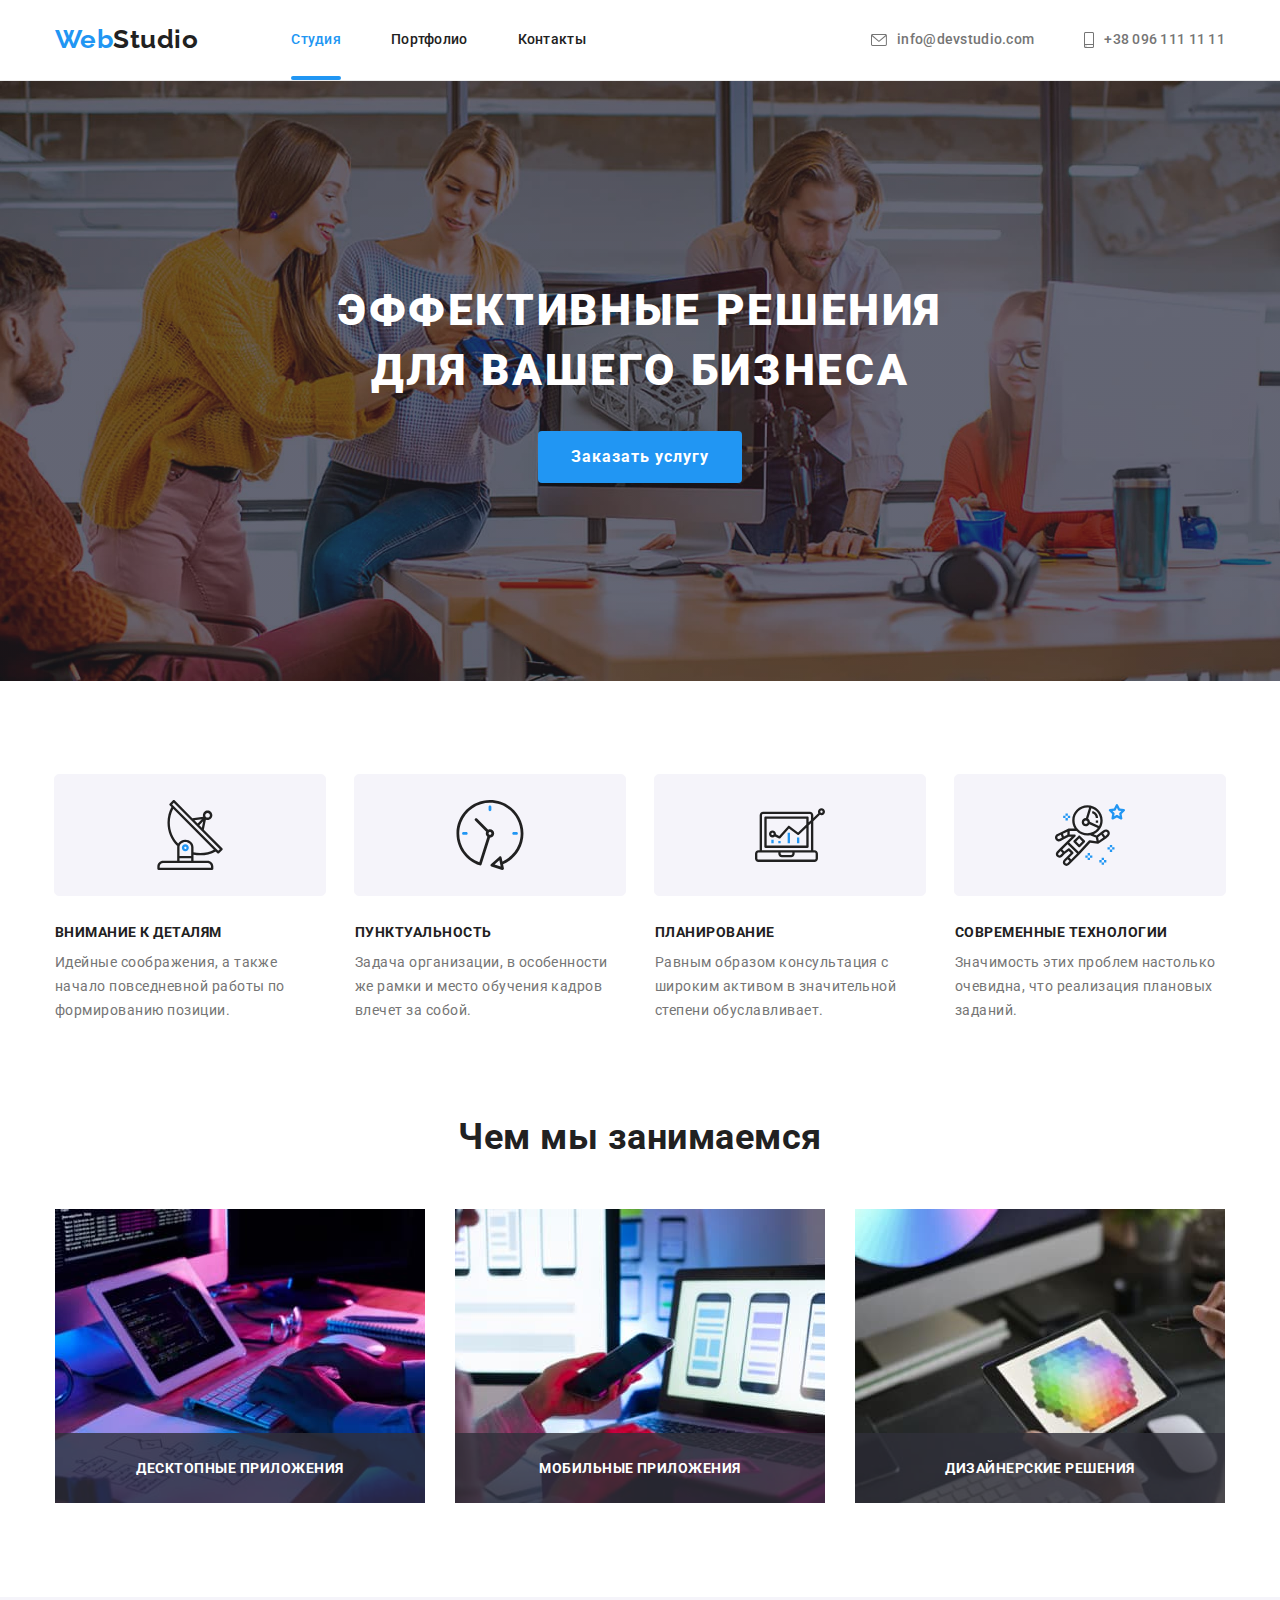
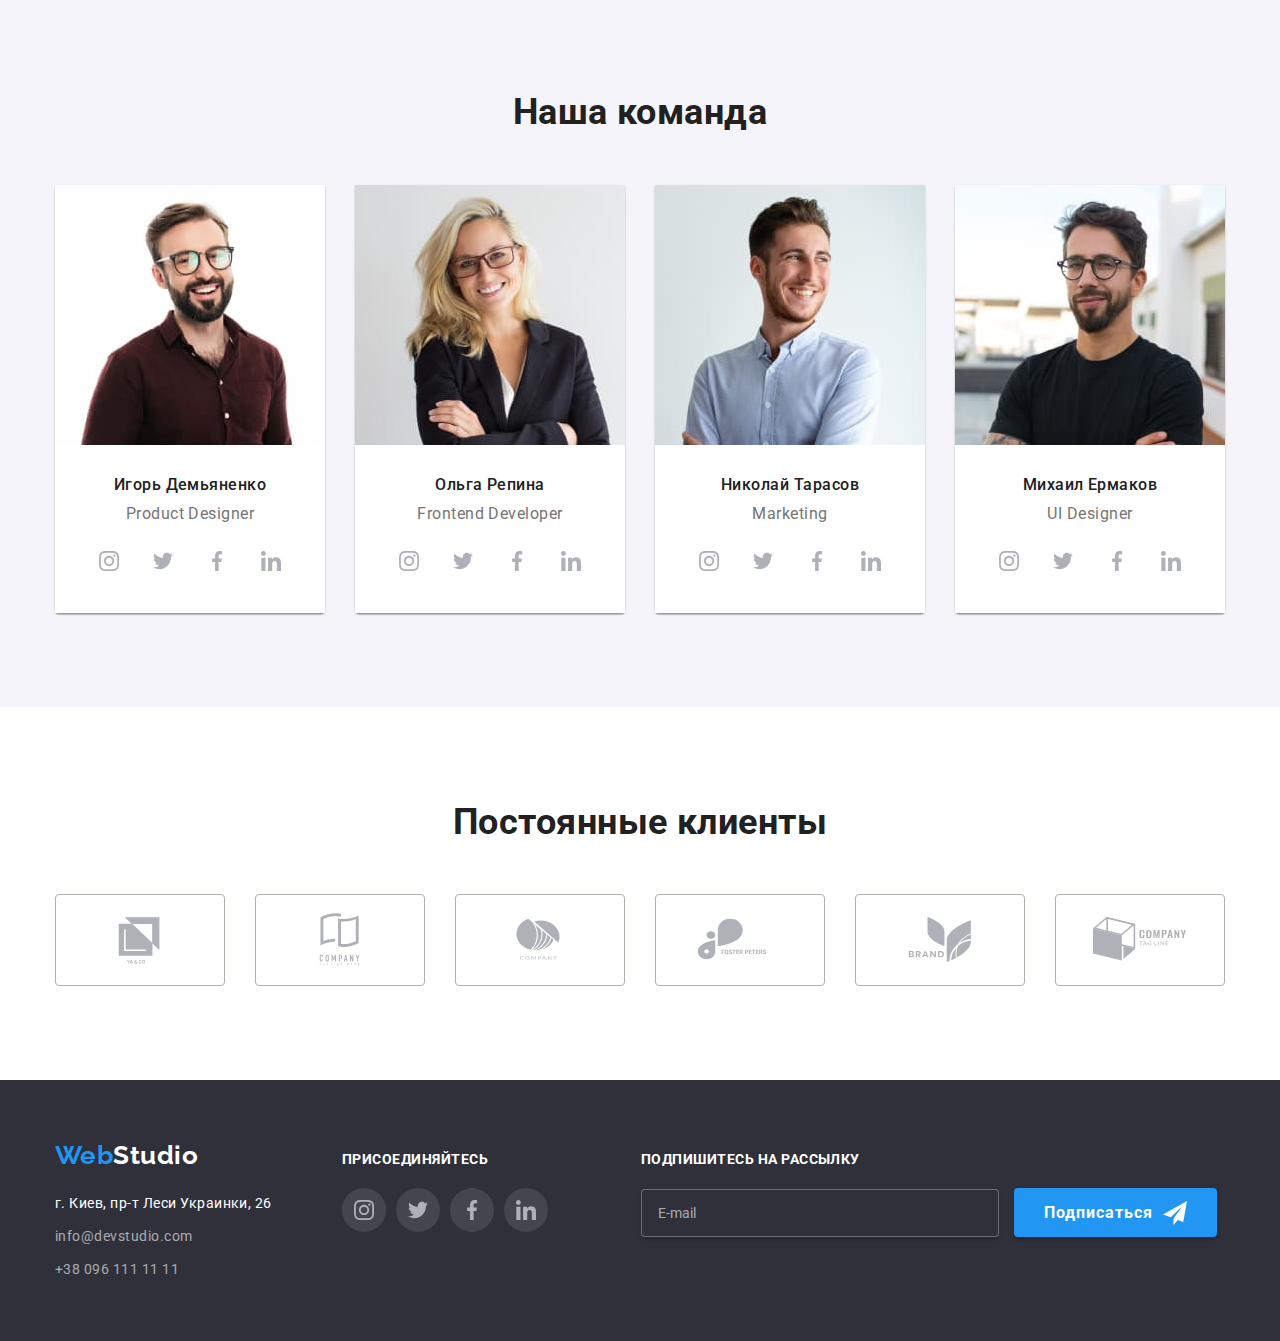
<file: index.html>
<!DOCTYPE html>
<html lang="ru">
    <head>
        <meta charset="UTF-8" />
        <meta name="viewport" content="width=device-width, initial-scale=1.0" />
        <title>Document</title>
        <link rel="preconnect" href="https://fonts.gstatic.com" crossorigin>
        <link href="https://fonts.googleapis.com/css2?family=Raleway:wght@700&family=Roboto:wght@400;500;700;900&display=swap" rel="stylesheet">
        <link rel="stylesheet" href="https://cdnjs.cloudflare.com/ajax/libs/modern-normalize/1.1.0/modern-normalize.min.css">
        <link rel="stylesheet" href="./css/styles.css"/>
    </head>

    <body>
        <header class="page-header">
            <div class="container header-container">
                <nav class="main-nav">
                    <a href="index.html" class="logo">Web<span class="accent">Studio</span></a>
                    <ul class="site-nav list">
                        <li class="item"><a href="./index.html" class="site-nav-link link current">Студия</a></li>
                        <li class="item"><a href="./portfolio.html" class="site-nav-link link">Портфолио</a></li>
                        <li class="item"><a href="" class="site-nav-link link">Контакты</a></li>
                    </ul>
                </nav>
                <ul class="contact-nav list">
                    <li class="item"><a href="mailto:info@devstudio.com" class="link">
                        <svg class="contact-icon" width="16px" height="12px">
                        <use href="./images/symbol-defs.svg#icon-envelope"></use></svg>info@devstudio.com</a>
                    </li>
                    <li class="item"><a href="tel:+380961111111" class="link"><svg class="contact-icon" width="10px" height="16px">
                        <use href="./images/symbol-defs.svg#icon-smartphone"></use></svg>+38 096 111 11 11</a>
                    </li>
                </ul>      
            </div>
        </header>

        <main>
            <!--Hero-->
            <section class="hero overlay">
                <div class="container">
                    <h1 class="hero-title">Эффективные решения<br> для вашего бизнеса</h1>
                    <button type="button" class="button primary" data-modal-open>Заказать услугу</button>
                </div>
                
            </section>

            <!--Features-->            
            <section class="section">
                <div class="container">
                    <h2 class="hidden">Наши преимущества</h2>
                    <ul class="features-list list">
                        <li class="item">
                            <div class="features">
                                <svg class="features-icon"> 
                                    <use href="./images/symbol-defs.svg#icon-antenna"></use>
                                </svg>
                            </div>
                            <h3 class="title">Внимание к деталям</h3>
                            <p class="features-text">Идейные соображения, а также начало повседневной работы по формированию позиции.</p>
                        </li>
                        <li class="item">
                            <div class="features">
                                <svg class="features-icon">
                                    <use href="./images/symbol-defs.svg#icon-clock"></use>
                                </svg>
                            </div>
                            <h3 class="title">Пунктуальность</h3>
                            <p class="features-text">Задача организации, в особенности же рамки и место обучения кадров влечет за собой.</p>
                        </li>
                        <li class="item">
                            <div class="features">
                                <svg class="features-icon">
                                    <use href="./images/symbol-defs.svg#icon-diagram"></use>
                                </svg>
                            </div>
                            <h3 class="title">Планирование</h3>
                            <p class="features-text">Равным образом консультация с широким активом в значительной степени обуславливает.</p>
                        </li>
                        <li class="item">
                            <div class="features">
                               <svg class="features-icon">
                                 <use href="./images/symbol-defs.svg#icon-astronaut"></use>
                               </svg>
                          </div>
                            <h3 class="title">Современные технологии</h3>
                            <p class="features-text">Значимость этих проблем настолько очевидна, что реализация плановых заданий.</p>
                        </li>         
                    </ul>
                </div>
            </section>

            <!--Work-->
            <section class="work-section">
                <div class="container">
                    <h2 class="section-title">Чем мы занимаемся</h2>
                    <ul class="work-list list">
                       <li class="item">
                          <div class="wrapper"><img src="./images/img(1).jpg" alt="Печатает на клавиатуре" width="370">
                             <div class="label"><p class="text-label">Десктопные приложения</p></div>
                         </div>
                     </li>
                      <li class="item">
                          <div class="wrapper">
                            <img src="./images/img(2).jpg" alt="Работает на ноуте" width="370">
                            <div class="label"><p class="text-label">Мобильные приложения</p></div>
                          </div>
                     </li>
                      <li class="item">
                          <div class="wrapper">
                            <img src="./images/img(3).jpg" alt="Работает на планшете" width="370">
                            <div class="label"><p class="text-label">Дизайнерские решения</p></div>
                          </div>
                     </li>
                  </ul>
                </div>
            </section>

            <!--Team-->
            <section class="team-section">
                <div class="container">
                    <h2 class="section-title">Наша команда</h2>
                <ul class="team-list list">
                    <li class="item"><img src="./images/img(ID).jpg" alt="Фото Игорь Демьяненко">
                        <div class="team-box">
                          <h3 class="title-team">Игорь Демьяненко</h3>
                          <p class="text-team">Product Designer</p>
                          <ul class="teams-icon">
                              <li class="social-icon"><a href="" class="link"><svg width="20" height="20"><use href="./images/symbol-defs.svg#icon-instagram"></use></svg></a></li>
                              <li class="social-icon"><a href="" class="link"><svg width="20" height="20"><use href="./images/symbol-defs.svg#icon-twitter"></use></svg></a></li>
                              <li class="social-icon"><a href="" class="link"><svg width="20" height="20"><use href="./images/symbol-defs.svg#icon-facebook"></use></svg></a></li>
                              <li class="social-icon"><a href="" class="link"><svg width="20" height="20"><use href="./images/symbol-defs.svg#icon-linkedin"></use></svg></a></li>
                          </ul>
                        </div>  
                    </li>
                    
                    <li class="item"><img src="./images/img(OR).jpg" alt="Фото Ольга Репина">
                        <div class="team-box">
                          <h3 class="title-team">Ольга Репина</h3>
                          <p class="text-team">Frontend Developer</p>
                          <ul class="teams-icon">
                            <li class="social-icon"><a href="" class="link"><svg width="20" height="20"><use href="./images/symbol-defs.svg#icon-instagram"></use></svg></a></li>
                            <li class="social-icon"><a href="" class="link"><svg width="20" height="20"><use href="./images/symbol-defs.svg#icon-twitter"></use></svg></a></li>
                            <li class="social-icon"><a href="" class="link"><svg width="20" height="20"><use href="./images/symbol-defs.svg#icon-facebook"></use></svg></a></li>
                            <li class="social-icon"><a href="" class="link"><svg width="20" height="20"><use href="./images/symbol-defs.svg#icon-linkedin"></use></svg></a></li>
                        </ul>
                        </div>
                    </li>
                    <li class="item"><img src="./images/img(NT).jpg" alt="Фото Николай Тарасов">
                        <div class="team-box">
                          <h3 class="title-team">Николай Тарасов</h3>
                          <p class="text-team">Marketing</p>
                          <ul class="teams-icon">
                            <li class="social-icon"><a href="" class="link"><svg width="20" height="20"><use href="./images/symbol-defs.svg#icon-instagram"></use></svg></a></li>
                            <li class="social-icon"><a href="" class="link"><svg width="20" height="20"><use href="./images/symbol-defs.svg#icon-twitter"></use></svg></a></li>
                            <li class="social-icon"><a href="" class="link"><svg width="20" height="20"><use href="./images/symbol-defs.svg#icon-facebook"></use></svg></a></li>
                            <li class="social-icon"><a href="" class="link"><svg width="20" height="20"><use href="./images/symbol-defs.svg#icon-linkedin"></use></svg></a></li>
                        </ul>
                        </div>
                    </li>    
                    <li class="item"><img src="./images/img(ME).jpg" alt="Фото Михаил Ермаков">
                        <div class="team-box">
                          <h3 class="title-team">Михаил Ермаков</h3>
                          <p class="text-team">UI Designer</p>
                          <ul class="teams-icon">
                            <li class="social-icon"><a href="" class="link"><svg width="20" height="20"><use href="./images/symbol-defs.svg#icon-instagram"></use></svg></a></li>
                            <li class="social-icon"><a href="" class="link"><svg width="20" height="20"><use href="./images/symbol-defs.svg#icon-twitter"></use></svg></a></li>
                            <li class="social-icon"><a href="" class="link"><svg width="20" height="20"><use href="./images/symbol-defs.svg#icon-facebook"></use></svg></a></li>
                            <li class="social-icon"><a href="" class="link"><svg width="20" height="20"><use href="./images/symbol-defs.svg#icon-linkedin"></use></svg></a></li>
                        </ul>
                        </div>
                    </li>
                </ul>
                </div>
            </section>

            <!--Client-->
            <section class="section">
                <div class="container">
                    <h2 class="section-title">Постоянные клиенты</h2>
                    <ul class="client-list list">
                        <li class="item">
                            <a href="" class="client-link"><svg class="client-icon"><use href="./images/symbol-defs.svg#icon-logo-1"></use></svg></a></li>
                        <li class="item">
                            <a href="" class="client-link"><svg class="client-icon"><use href="./images/symbol-defs.svg#icon-logo-2"></use></svg></a></li>
                        <li class="item">
                            <a href="" class="client-link"><svg class="client-icon"><use href="./images/symbol-defs.svg#icon-logo-3"></use></svg></a></li>
                        <li class="item">
                            <a href="" class="client-link"><svg class="client-icon"><use href="./images/symbol-defs.svg#icon-logo-4"></use></svg></a></li>
                        <li class="item">
                            <a href="" class="client-link"><svg class="client-icon"><use href="./images/symbol-defs.svg#icon-logo-5"></use></svg></a></li>
                        <li class="item"> 
                            <a href="" class="client-link"><svg class="client-icon"><use href="./images/symbol-defs.svg#icon-logo-6"></use></svg></a></li>
                    </ul>
                </div>
            </section>
        </main>
        
        <footer class="footer">
            <div class="container footer-container"> 
                <div class="footer-contact">
                    <a href="index.html" class="logo">Web<span class="accent">Studio</span></a>
                <address>
                    <ul class="footer-list list">
                        <li class="item"><a href="https://www.google.com/maps/" class="link">г. Киев, пр-т Леси Украинки, 26</a></li>
                        <li class="item"><a href="mailto:info@devstudio.com" class="link contact">info@devstudio.com</a></li>
                        <li class="item"><a href="tel:+380961111111" class="link contact">+38 096 111 11 11</a></li>
                    </ul>      
                </address>
                </div>
                <div class="footer-social">
                    <p class="social-title">присоединяйтесь</p>
                    <ul class="teams-icon">
                        <li class="social-icon"><a href="" class="link"><svg width="20" height="20"><use href="./images/symbol-defs.svg#icon-instagram"></use></svg></a></li>
                        <li class="social-icon"><a href="" class="link"><svg width="20" height="20"><use href="./images/symbol-defs.svg#icon-twitter"></use></svg></a></li>
                        <li class="social-icon"><a href="" class="link"><svg width="20" height="20"><use href="./images/symbol-defs.svg#icon-facebook"></use></svg></a></li>
                        <li class="social-icon"><a href="" class="link"><svg width="20" height="20"><use href="./images/symbol-defs.svg#icon-linkedin"></use></svg></a></li>
                    </ul>
                </div> 
                <form class="footer-form-field">
                    <p class="social-title">Подпишитесь на рассылку</p>
                    <label for="mail" class="form-label"></label>
                    <input type="email" name="mail" id="footer-mail" class="footer-form-input" placeholder="E-mail" />
                    <button type="submit" class="submit-button">Подписаться</button>
                </form>
                
            </div>
            <div class="backdrop is-hidden" data-modal>
                <div class="modal">
                    <button class="close-button" data-modal-close><svg width="11" height="11"><use href="./images/symbol-defs.svg#close"></use></svg></button>
                    <form class="form js-speaker-form">
                        <b class="call">Оставьте свои данные, мы вам перезвоним</b>
                        <div class="form-field">
                            <label for="name" class="form-label">Имя</label>
                            <svg class="modal-icon" width="13" height="13"><use href="./images/symbol-defs.svg#icon-name"></use></svg>
                            <input type="text" name="name" id="name" class="form-input" autofocus />
                        </div>
                        
                        <div class="form-field">
                            <label for="tel"  class="form-label">Телефон</label>
                            <input type="tel" name="tel" id="tel" class="form-input" />
                            <svg class="modal-icon" width="13" height="13"><use href="./images/symbol-defs.svg#icon-tel"></use></svg>
                        </div>
                        
                        <div class="form-field">
                            <label for="mail" class="form-label">Почта</label>
                            <svg class="modal-icon" width="15" height="13"><use href="./images/symbol-defs.svg#icon-email"></use></svg>
                            <input type="email" name="mail" id="mail" class="form-input" />
                        </div>

                        <div class="form-field">
                            <label for="comment" class="form-label">Комментарий</label>
                            <textarea name="comment" id="comment" cols="8" rows="8" class="form-input" placeholder="Введите текст"></textarea>
                        </div>
                       
                       <label class="chech" for="policy">
                            <input class="checkbox" type="checkbox" name="policy" id="policy"/>
                            <span class="chech-icon"></span> Соглашаюсь с рассылкой и принимаю <a href="" class="chech-link">Условия договора</a> 
                        </label>

                        <button type="submit" class="modal-button">Отправить</button>            
                   </form>
                </div>
                
            </div>
        </footer>
        <script src="./js/modal.js"></script>
    </body>
</html>
</file>
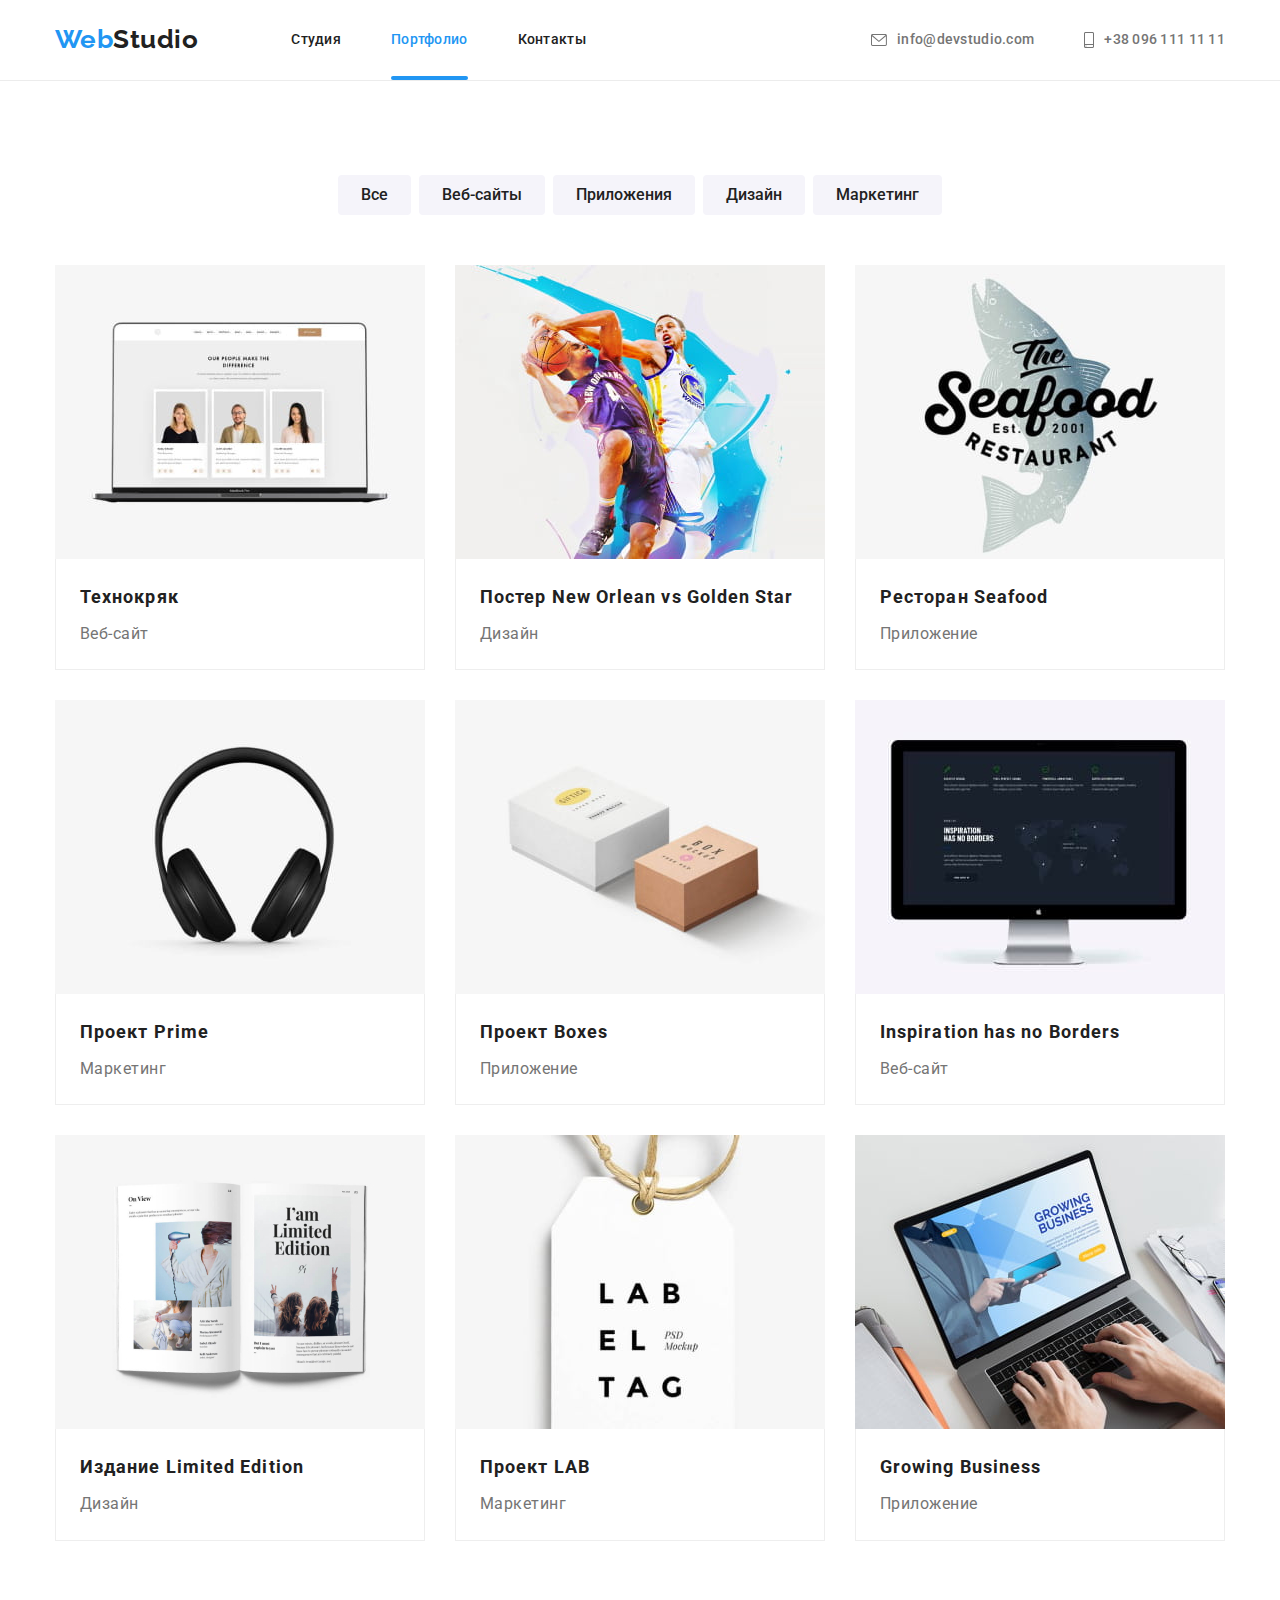
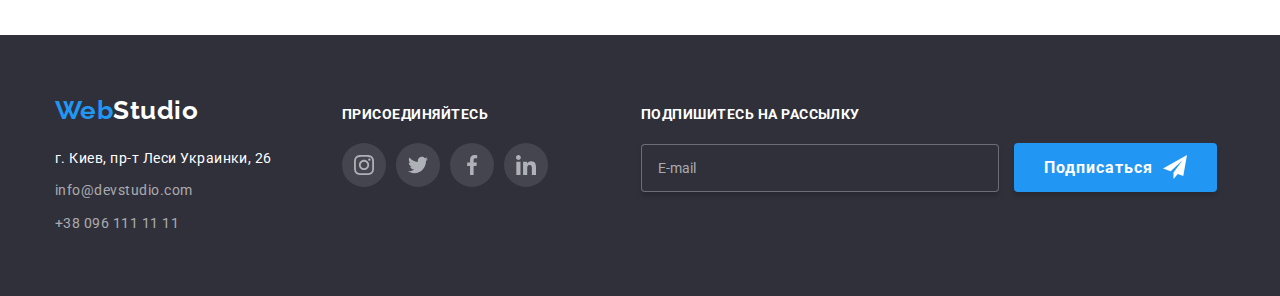
<file: portfolio.html>
<!DOCTYPE html>
<html lang="ru">
    <head>
        <meta charset="UTF-8" />
        <meta name="viewport" content="width=device-width, initial-scale=1.0" />
        <title>Document</title>
        <link rel="preconnect" href="https://fonts.gstatic.com" crossorigin>
        <link href="https://fonts.googleapis.com/css2?family=Raleway:wght@700&family=Roboto:wght@400;500;700;900&display=swap" rel="stylesheet">
        <link rel="stylesheet" href="https://cdnjs.cloudflare.com/ajax/libs/modern-normalize/1.1.0/modern-normalize.min.css">
        <link rel="stylesheet" href="./css/styles.css"/>
    </head>

    <body>
        <header class="page-header">
            <div class="container header-container">
                <nav class="main-nav">
                    <a href="index.html" class="logo">Web<span class="accent">Studio</span></a>
                    <ul class="site-nav list">
                        <li class="item"><a href="./index.html" class="site-nav-link link">Студия</a></li>
                        <li class="item"><a href="./portfolio.html" class="site-nav-link link current">Портфолио</a></li>
                        <li class="item"><a href="" class="site-nav-link link">Контакты</a></li>
                    </ul>
                </nav>
                <ul class="contact-nav list">
                    <li class="item"><a href="mailto:info@devstudio.com" class="link">
                        <svg class="contact-icon" width="16px" height="12px">
                        <use href="./images/symbol-defs.svg#icon-envelope"></use></svg>info@devstudio.com</a>
                    </li>
                    <li class="item"><a href="tel:+380961111111" class="link"><svg class="contact-icon" width="10px" height="16px">
                        <use href="./images/symbol-defs.svg#icon-smartphone"></use></svg>+38 096 111 11 11</a>
                    </li>
                </ul>      
            </div>
        </header>

        <main>
            <section class="section">
                <div class="container">
                    <h1 class="hidden">Наши работы</h1>
                        <ul class="portfolio-button list">
                            <li class="item"><button type="button" class="button primary">Все</button></li>
                            <li class="item"><button type="button" class="button primary">Веб-сайты</button></li>
                            <li class="item"><button type="button" class="button primary">Приложения</button></li>
                            <li class="item"><button type="button" class="button primary">Дизайн</button></li>
                            <li class="item"><button type="button" class="button primary">Маркетинг</button></li>
                        </ul>
                        <ul class="portfolio-list list">
                            <li class="variant">
                                <a href="" class="portfolio-link">
                                    <div class="wrapper">
                                        <img src="./images/веб-сайт.jpg" alt="Веб-сайт" width="370">
                                        <div class="wrap">
                                            <p class="text-wrap">Технокряк это современная площадка распространения коронавируса. 
                                               Компании используют эту платформу для цифрового шпионажа и атак 
                                               на защищённые сервера конкурентов.
                                            </p>
                                        </div>
                                    </div>
                                     <div class="variant-text">
                                        <h2 class="portfolio-title">Технокряк</h2>
                                        <p class="portfolio-text">Веб-сайт</p>
                                    </div>
                              </a>  
                            </li>
                            <li class="variant">
                                <a href="" class="portfolio-link">
                                  <div class="wrapper">
                                     <img src="./images/дизайн.jpg" alt="Дизайн" width="370">
                                        <div class="wrap">
                                            <p class="text-wrap">Технокряк это современная площадка распространения коронавируса. 
                                                  Компании используют эту платформу для цифрового шпионажа и атак 
                                             на защищённые сервера конкурентов.</p>
                                        </div>
                                  </div>
                                 <div class="variant-text">
                                     <h2 class="portfolio-title">Постер New Orlean vs Golden Star</h2>
                                     <p class="portfolio-text">Дизайн</p>
                                </div>
                                </a>
                                
                            </li>
                            <li class="variant">
                               <a href="" class="portfolio-link">
                                    <div class="wrapper">
                                        <img src="./images/приложение.jpg" alt="Приложение" width="370">
                                        <div class="wrap">
                                            <p class="text-wrap">Технокряк это современная площадка распространения коронавируса. 
                                            Компании используют эту платформу для цифрового шпионажа и атак 
                                            на защищённые сервера конкурентов.</p>
                                       </div>
                                 </div>
                                <div class="variant-text">
                                    <h2 class="portfolio-title">Ресторан Seafood</h2>
                                    <p class="portfolio-text">Приложение</p>
                                </div>
                              </a>
                            </li>
                            <li class="variant">
                                <a href="" class="portfolio-link">
                                    <div class="wrapper">
                                        <img src="./images/маркетинг.jpg" alt="Маркетингайт" width="370">
                                        <div class="wrap">
                                            <p class="text-wrap">Технокряк это современная площадка распространения коронавируса. 
                                            Компании используют эту платформу для цифрового шпионажа и атак 
                                            на защищённые сервера конкурентов.</p>
                                       </div>
                                    </div>
                                    <div class="variant-text">
                                        <h2 class="portfolio-title">Проект Prime</h2>
                                        <p class="portfolio-text">Маркетинг</p>
                                    </div>
                              </a> 
                            </li>
                            <li class="variant">
                                <a href="" class="portfolio-link">
                                    <div class="wrapper">
                                        <img src="./images/приложение1.jpg" alt="Приложение" width="370">
                                        <div class="wrap">
                                            <p class="text-wrap">Технокряк это современная площадка распространения коронавируса. 
                                                Компании используют эту платформу для цифрового шпионажа и атак 
                                                на защищённые сервера конкурентов.</p>
                                        </div>
                                    </div>
                                    <div class="variant-text">
                                        <h2 class="portfolio-title">Проект Boxes</h2>
                                        <p class="portfolio-text">Приложение</p>
                                    </div>
                                </a>
                            </li>
                            <li class="variant">
                                <a href="" class="portfolio-link">
                                    <div class="wrapper">
                                        <img src="./images/веб-сайт1.jpg" alt="Веб-сайт" width="370">
                                        <div class="wrap"><p class="text-wrap">Технокряк это современная площадка распространения коронавируса. 
                                            Компании используют эту платформу для цифрового шпионажа и атак 
                                            на защищённые сервера конкурентов.</p>
                                       </div>
                                    </div>
                                    <div class="variant-text">
                                        <h2 class="portfolio-title">Inspiration has no Borders</h2>
                                        <p class="portfolio-text">Веб-сайт</p>
                                    </div>
                                </a>
                            </li>
                            <li class="variant">
                                <a href="" class="portfolio-link">
                                    <div class="wrapper">
                                        <img src="./images/дизайн1.jpg" alt="Дизайн" width="370">
                                        <div class="wrap"><p class="text-wrap">Технокряк это современная площадка распространения коронавируса. 
                                            Компании используют эту платформу для цифрового шпионажа и атак 
                                            на защищённые сервера конкурентов.</p>
                                       </div>
                                    </div>
                                    <div class="variant-text">
                                        <h2 class="portfolio-title">Издание Limited Edition</h2>
                                        <p class="portfolio-text">Дизайн</p>
                                    </div>
                                </a>
                            </li>
                            <li class="variant">
                                <a href="" class="portfolio-link">
                                    <div class="wrapper">
                                        <img src="./images/маркетинг1.jpg" alt="Маркетинг" width="370">
                                        <div class="wrap"><p class="text-wrap">Технокряк это современная площадка распространения коронавируса. 
                                            Компании используют эту платформу для цифрового шпионажа и атак 
                                            на защищённые сервера конкурентов.</p>
                                        </div>
                                    </div>
                                    <div class="variant-text">
                                        <h2 class="portfolio-title">Проект LAB</h2>
                                        <p class="portfolio-text">Маркетинг</p>
                                    </div>
                               </a>
                            </li>
                            <li class="variant">                                                                                                                                                                         
                                <a href="" class="portfolio-link">
                                    <div class="wrapper">
                                        <img src="./images/приложение2.jpg" alt="Приложение" width="370">
                                        <div class="wrap"><p class="text-wrap">Технокряк это современная площадка распространения коронавируса. 
                                            Компании используют эту платформу для цифрового шпионажа и атак 
                                            на защищённые сервера конкурентов.</p>
                                       </div>
                                    </div>
                                    <div class="variant-text">
                                        <h2 class="portfolio-title">Growing Business</h2>
                                        <p class="portfolio-text">Приложение</p>
                                   </div>
                                </a>
                            </li>
                        </ul>
                </div>
            </section>
        </main>
        
        <footer class="footer">
            <div class="container footer-container"> 
                <div class="footer-contact">
                    <a href="index.html" class="logo">Web<span class="accent">Studio</span></a>
                <address>
                    <ul class="footer-list list">
                        <li class="item"><a href="https://www.google.com/maps/" class="link">г. Киев, пр-т Леси Украинки, 26</a></li>
                        <li class="item"><a href="mailto:info@devstudio.com" class="link contact">info@devstudio.com</a></li>
                        <li class="item"><a href="tel:+380961111111" class="link contact">+38 096 111 11 11</a></li>
                    </ul>      
                </address>
                </div>
                <div class="footer-social">
                    <p class="social-title">присоединяйтесь</p>
                    <ul class="teams-icon">
                        <li class="social-icon"><a href="" class="link"><svg width="20" height="20"><use href="./images/symbol-defs.svg#icon-instagram"></use></svg></a></li>
                        <li class="social-icon"><a href="" class="link"><svg width="20" height="20"><use href="./images/symbol-defs.svg#icon-twitter"></use></svg></a></li>
                        <li class="social-icon"><a href="" class="link"><svg width="20" height="20"><use href="./images/symbol-defs.svg#icon-facebook"></use></svg></a></li>
                        <li class="social-icon"><a href="" class="link"><svg width="20" height="20"><use href="./images/symbol-defs.svg#icon-linkedin"></use></svg></a></li>
                    </ul>
                </div>
                <form class="footer-form-field">
                    <p class="social-title">Подпишитесь на рассылку</p>
                    <label for="mail" class="form-label"></label>
                    <input type="email" name="mail" id="footer-mail" class="footer-form-input" placeholder="E-mail" />
                    <button type="submit" class="submit-button">Подписаться</button>
                </form>
                
            </div>
        </footer>
    </body>
</html>
</file>
<file: css/styles.css>
:root {
    --primary-background-color: #FFFFFF;
    --title-text-color: #212121;
    --accent-color: #2196F3;
    --background-hover-color: #188CE8;
    --text-color: #757575;
    --text-button-color: #FFFFFF;
    --background-button-color: #F5F4FA;
    --background-fon-color: #2F303A;
    --fill-icon-color: #afb1b8;
    --cubic-bezier: cubic-bezier(0.4, 0, 0.2, 1);   
}
body {
    font-family: Roboto, sans-serif;
    letter-spacing: 0.03em;
    background-color: var(--primary-background-color);
    color: var(--text-color);
}
 
/*Основной цвет фона #E5E5E5;*/
/*Второй цвет фона #F5F4FA;*/
/*Третий цвет фона #2F303A;*/
/*Цвет Н1 #FFFFFF*/
/*Цвет Н3 #212121*/
/*Цвет текста #757575*/
/*Акцент #2196F3;*/

ul {
    padding: 0px;
    margin: 0px;
    list-style: none;
}

/*container*/

.container {
    width: 1200px;
    margin-left: auto;
    margin-right: auto;
    padding: 0 15px;
    /*outline: 2px solid red;
    background-color: aqua;*/
    
}

.accent {
    color: var(--title-text-color);
}

/*Header*/
.main-nav {
    display: flex;
    align-items: center;
}

.header-container {
    display: flex;
    align-items: center;
}
.page-header {
    border-bottom: 1px solid #ECECEC;
}

/*Logo*/
.logo {
    margin-right: 93px;

    color: var(--accent-color);
    font-family: Raleway, sans-serif;
    font-weight: 700;
    font-size: 26px;
    line-height: 1.2;
    text-decoration: none;
}

/*Site nav*/
.site-nav {
    display: flex;    
}

/*.site-nav .item:not(:last-child) {
   margin-right:  50px;
}*/

.site-nav .item + .item {
    margin-left: 50px;
}

.site-nav-link {
    display: block;
    padding: 32px 0;
           
    color: var(--title-text-color);

    font-weight: 500;
    font-size: 14px;
    line-height: 1.14;
    letter-spacing: 0.02em;
    text-decoration: none;
    transition: color 250ms cubic-bezier(0.4, 0, 0.2, 1);
}

.site-nav .link:hover,
.site-nav .link:focus {
    color: var(--accent-color);
}
.site-nav .link.current {
    color: var(--accent-color);
    position: relative;
}

.site-nav .link.current::after {
    position: absolute;
    left: 0;
    bottom: 0;
    content: '';
    display: block;
    width: 100%;
    height: 4px;
    border-radius: 2px;
    background-color: var(--accent-color);
    /*transition: transform 250ms cubic-bezier(0.4, 0, 0.2, 1);*/
}

/*Contact nav*/

.contact-nav {
    display: flex;
    margin-left: auto;
}

.contact-nav .item + .item {
    margin-left: 50px;
}

.contact-nav .link {
    display: flex;
    align-items: center;

    color: var(--text-color);
    font-weight: 500;
    font-size: 14px;
    line-height: 1.14;
    letter-spacing: 0.02em;
    text-decoration: none;
    transition: color 250ms cubic-bezier(0.4, 0, 0.2, 1);
}

.contact-nav .link:hover,
.contact-nav .link:focus {
    color: var(--accent-color);
}

.contact-icon {
    fill: currentColor;
    margin-right: 10px;
}

/*Hero*/
.hero {
    padding: 200px 0;
    text-align: center;
    background-color: var(--background-fon-color);
}

.hero-title { 
    margin-top: 0px;
    margin-bottom: 30px;
    color: #FFFFFF;
    font-weight: 900;
    font-size: 44px;
    line-height: 1.36;
    letter-spacing: 0.06em;
    text-transform: uppercase;
}

.overlay {
    max-width: 1600px;
    height: 600px;
    margin-left: auto;
    margin-right: auto;
    background-image: linear-gradient(rgba(47, 48, 58, 0.4), rgba(47, 48, 58, 0.4)), url("../images/overlay.jpg");
    background-repeat: no-repeat;
    background-position: center;
    background-size: cover;
}

/*Section*/
.section {
    padding-top: 94px;
    padding-bottom: 94px;
}

/*Features*/
.features-list {
    display: flex;
}

.hidden {
    width: 1px;
    height: 1px;
    overflow: hidden;
    opacity: 0;
    margin-top: -1px;
    margin-bottom: 0;
        /*display: none;
    color: var(--title-text-color);
    margin-top: 0;
    margin-bottom: 0;*/
}

.features-list .title {
    color: var(--title-text-color);
}
.title {
    margin-top: 0px;
    margin-bottom: 10px;

    font-weight: 700;
    font-size: 14px;
    line-height: 1.14;
    text-transform: uppercase;
}

.features-list .item {
    width: 270px;
    margin-right: 30px;
}
.features-list .item:nth-child(4) {
    margin-right: 0;
}

.features-text {
    margin-top: 0;
    margin-bottom: 0;
    color: var(--text-color);

    font-size: 14px;
    line-height: 1.7;
}

.features {
    background-color: #F5F4FA;
    height: 120px;
    border-radius: 4px;
    outline: 1px solid #F5F4FA;
    margin-bottom: 30px;
    display: flex;
    align-items: center;
    justify-content: center;
}

.features-icon {
    width: 70px;
    height: 70px;
}

/*.features-list .item::before {
    display: block;
    content: "";
    height: 120px;
    outline: 1px solid #F5F4FA;
    border-radius: 4px;
    background-color: #F5F4FA;
    margin-bottom: 30px;
    background-size: 70px;
    background-repeat: no-repeat;
    background-position: center;
}
.icon-antenna::before {
    background-image: url("../images/icons.svg/antenna.svg");
}
.icon-clock::before {
    background-image: url("../images/icons.svg/clock.svg");
}
.icon-diagram::before {
    background-image: url("../images/icons.svg/diagram.svg");
}
.icon-astronaut::before {
    background-image: url("../images/icons.svg/astronaut.svg");
}*/

/*Work*/
.work-section{
    padding-top: 0;
    padding-bottom: 94px;
}
.work-list {
    display: flex;
}

/*.work-list .link {
    display: inline-block;
}*/
img {
    display: block;
    max-width: 100%;
    height: auto;
}

.work-list .item {
    width: 370px;
    margin-right: 30px;
}
.work-list .item:nth-child(3) {
    margin-right: 0;
}

.wrapper {
    position: relative;
    overflow: hidden;
}
.label {
    position: absolute;
    bottom: 0;
    left: 0;
    display: flex;
    align-items: center;
    justify-content: center;
    width: 370px;
    height: 70px;
    background: rgba(47, 48, 58, 0.8);
}
.text-label {
   font-weight: 700;
   font-size: 14px;
   line-height: 1.14;
   text-align: center;
   text-transform: uppercase;
   color: #FFFFFF;
   margin: 0;
}

/*Team*/

.team-section {
    background-color:  #F5F4FA;
    padding: 94px 0;
}

.team-list {
    display: flex;
}
.team-list .item {
    display: inline-block;
    width: 270px;
    margin-right: 30px;
    box-shadow: 0px 1px 3px rgba(0, 0, 0, 0.12), 0px 1px 1px rgba(0, 0, 0, 0.14), 0px 2px 1px rgba(0, 0, 0, 0.2);
    border-radius: 0px 0px 4px 4px;
}
.team-list .item:nth-child(4) {
    margin-right: 0;
}
/*.team-list .link{
    display: inline-block;
    box-shadow: 0px 1px 3px rgba(0, 0, 0, 0.12), 0px 1px 1px rgba(0, 0, 0, 0.14), 0px 2px 1px rgba(0, 0, 0, 0.2);
    border-radius: 0px 0px 4px 4px;}*/

.team-box {
  padding: 30px 0;
  background-color: var(--primary-background-color);
}

.team-list .title {
  color: var(--title-text-color);
}
.section-title {
    margin-top: 0px;
    margin-bottom: 0px;
    margin-bottom: 50px;

    color: var(--title-text-color);

    font-weight: 700;
    font-size: 36px;
    line-height: 1.2;
    text-align: center;
}
.title-team {
   margin-top: 0;
   margin-bottom: 0;
   margin-bottom: 10px;
   text-align: center;

    color: var(--title-text-color);

    font-weight: 500;
    font-size: 16px;
    line-height: 1.2;
}
.text-team {
    margin-top: 0;
    margin-bottom: 0;

    color: var(--text-color);
    text-align: center;

    font-size: 16px;
    line-height: 1.2;
    margin-bottom: 16px;
}
.teams-icon {
    display: flex;
    padding: 0;
    align-items: center;
    justify-content: center;
}
.social-icon {
    width: 44px;
    height: 44px;
    margin-right: 10px;
}

.social-icon:nth-child(4) {
    margin-right: 0;
}
.teams-icon .link {
    display: flex;
    align-items: center;
    justify-content: center;
    width: 100%;
    height: 100%;
    border-radius: 50%;
    fill: var(--fill-icon-color); 
    transition: color 250ms cubic-bezier(0.4, 0, 0.2, 1), background-color 250ms cubic-bezier(0.4, 0, 0.2, 1);
}

.teams-icon .link:hover, 
.teams-icon .link:focus {
    fill: var(--text-button-color);
    background-color: var(--accent-color);
}

/*Client*/
.client-list {
    display: flex;
}

.client-link {
    display: flex;
    border: 1px solid #AFB1B8;
    width: 100%;
    height: 100%;
    border-radius: 4px;
    align-items: center;
    justify-content: center;
    fill: var(--fill-icon-color);
    transition: border 250ms cubic-bezier(0.4, 0, 0.2, 1), fill 250ms cubic-bezier(0.4, 0, 0.2, 1);
}

.client-list .item {
    margin-right: 30px;
    width: 170px;
    height: 92px;
}

.client-list .item:nth-child(6) {
    margin-right: 0;
}

.client-icon {
    width: 106px;
    height: 60px;
}
.client-link:hover,
.client-link:focus {
    fill: var(--accent-color);
    border-color: var(--accent-color);
 }

/*button*/
.button {
    display: inline-block;
    border-radius: 4px;
    text-align: center;
    border: 1px solid transparent;

    background-color: var(--accent-color);
    color: var(--text-button-color);
    font-family: inherit;
    cursor: pointer;   
    transition: color 250ms cubic-bezier(0.4, 0, 0.2, 1), 
    background-color 250ms cubic-bezier(0.4, 0, 0.2, 1), 
    box-shadow 250ms cubic-bezier(0.4, 0, 0.2, 1);
}
            

.button.primary {
    background-color: var(--background-button-color);
    color: var(--title-text-color);
}
.button.secondary {
    background-color: var(--accent-color);
    color: var(--text-button-color);
    
    border-radius: 4px;
}

.hero .button {
    min-width: 200px;
    padding: 10px 32px;
    background-color: var(--accent-color);
    color: var(--text-button-color);
    font-weight: 700;
    font-size: 16px;
    line-height: 1.9;
    letter-spacing: 0.06em;
}

.hero .button:hover,
.hero .button:focus {
    background-color: var(--background-hover-color);
    color: var(--text-button-color);
}

/*Portfolio*/

.portfolio-title {
    margin-top: 0;
    margin-bottom: 0;
    margin-bottom: 4px;
    color: var(--title-text-color);

    font-weight: 700;
    font-size: 18px;
    line-height: 2;
    letter-spacing: 0.06em;
}

.portfolio-text {
    margin-top: 0;
    margin-bottom: 0;
    color: var(--text-color);   
    font-size: 16px;
    line-height: 1.9;
}

.portfolio-list {
    display: flex;
    flex-wrap: wrap;    
}

.variant {
    width: 370px;
    margin-right: 30px;
    margin-bottom: 30px; 
}
 /*.variant:not(nth-child(3n)) {
    margin-right: 0px;}
  .variant:not(nth-last-child(-n+3)) {
    margin-bottom: 0px;}
    
    /*width: calc((100%-60px)/3;*/

.variant:nth-child(3n) {
    margin-right: 0;
}

.variant:nth-last-child(-n+3) {
    margin-bottom: 0;
}

.variant-text {
    padding: 20px 24px;
    border-right: 1px solid #EEEEEE;
    border-bottom: 1px solid #EEEEEE;
    border-left:  1px solid #EEEEEE;
}

.portfolio-link {
    display: block;
    text-decoration: none;
    transition: box-shadow 250ms cubic-bezier(0.4, 0, 0.2, 1);
}

.portfolio-link:hover,
.portfolio-link:focus {
    box-shadow: 0px 1px 1px rgba(0, 0, 0, 0.12), 0px 4px 4px rgba(0, 0, 0, 0.06), 1px 4px 6px rgba(0, 0, 0, 0.16);
}


.button {
    padding: 6px 22px;
    min-width: 73px;

    font-weight: 500;
    font-size: 16px;
    line-height: 1.6;
}

.portfolio-button .item + .item {
    margin-left: 8px;
}

.portfolio-button .button:hover,
.portfolio-button .button:focus {
    background-color: var(--accent-color);
    color: var(--text-button-color);
    box-shadow: 0px 3px 1px rgba(0, 0, 0, 0.1), 
    0px 1px 2px rgba(0, 0, 0, 0.08), 
    0px 2px 2px rgba(0, 0, 0, 0.12);
}

.portfolio-button {
    display: flex;
    justify-content: center;
    margin-bottom: 50px;    
}

.wrap {
    position: absolute;
    width: 370px;
    height: 294px;
    display: flex;
    align-items: center;
    justify-content: center;
    left: 0px;
    top: 0px;
    background: rgba(33, 150, 243, 0.9);
    opacity: 0;
    transform: translateY(100%);
    
    transition: transform 250ms cubic-bezier(0.4, 0, 0.2, 1);
}
/*.thumb {
    position: relative;
}
.thumb::before {
    position: absolute;
    content: "";
    display: inline-block;
    background: rgba(33, 150, 243, 0.9);
    width: 100%;
    height: 100%;
    opacity: 0;  
}*/
.portfolio-link:hover .wrap,
.portfolio-link:hover .wrap {
    opacity: 1;
    transform: translateY(0);
}

.text-wrap {
   font-weight: 400;
   font-size: 18px;
   line-height: 1.56;
   color: var(--text-button-color);
   margin: 0;
   padding: 0 24px;
}
/*Backdrop*/
.backdrop {
    position: fixed;
    top: 0;
    left: 0;
    width: 100%;
    height: 100%;
    background-color: rgba(0, 0, 0, 0.2);
    opacity: 1;
    transition: opacity 250ms cubic-bezier(0.4, 0, 0.2, 1);
}

.backdrop.is-hidden {
    opacity: 0;
    pointer-events: none;
}

/*Modal*/
.modal {
    display: block;
    position: absolute;
    top: 50%;
    left: 50%;
    transform: translate(-50%, -50%);
    min-width: 528px;
    min-height: 581px;
    background-color: var(--primary-background-color);
    border-radius: 4px;
    box-shadow: 0px 2px 1px rgba(0, 0, 0, 0.2), 
    0px 1px 1px rgba(0, 0, 0, 0.14),
    0px 1px 3px rgba(0, 0, 0, 0.12); 
    transition: transform 250ms cubic-bezier(0.4, 0, 0.2, 1);
}

.close-button {
    display: inline-block;
    position: absolute;
    width: 30px;
    height: 30px;
    top: 8px;
    right: 8px;
    border: 1px solid;
    color: rgba(0, 0, 0, 0.1);
    background-color: var(--primary-background-color);
    border-radius: 50%;
    justify-content: center;
    align-items: center;
    fill: rgba(0, 0, 0, 1);
    cursor: pointer;
    transition: fill 250ms cubic-bezier(0.4, 0, 0.2, 1);
    
}

.close-button:hover,
.close-button:focus {
    fill: var(--accent-color);
}

.form {
    padding: 40px;
}

.call {
    display: block;
    text-align: center;
    margin-bottom: 12px;
    font-weight: 700;
    font-size: 20px;
    line-height: 1.15;
    color: var(--title-text-color);
}

.form-field {
    position: relative;
    display: flex;
    flex-direction: column;
    /*outline: 1px solid rgba(33, 33, 33, 0.2);*/
    margin-bottom: 10px;
    color: #757575;
}

.form-field:nth-child(5) {
    margin-bottom:  20px;
}

.form-field label, textarea {
    font-size: 12px;
    line-height: 1.17;
    margin-bottom: 4px;
}

.form-field input, textarea {
    margin: 0;
    padding: 14px 42px;
    border: 1px solid rgba(33, 33, 33, 0.2);
    border-radius: 4px;
    cursor: pointer;
}

.form-field textarea {
    padding: 12px 16px; 
    resize: none;
}

.form-field textarea::placeholder {
    color: rgba(117, 117, 117, 0.5);
}

.modal-icon {
    position: absolute;
    top: 55%;
    left: 20px;
    transform: translateX(-50%);
    display: inline-block;     
}

.form-field:focus-within > .modal-icon {
    fill: var(--accent-color);
    transition: fill 250ms cubic-bezier(0.4, 0, 0.2, 1);
}

/*.form-input:focus ~ .modal-icon {
    fill: var(--accent-color);
}*/

.form-input:focus {
    border-color:  var(--accent-color);
    transition: border-colorr 250ms cubic-bezier(0.4, 0, 0.2, 1);
}

/*Check*/

.checkbox {
    position: absolute;
    width: 1;
    height: 1;
    margin: -1px;
    border: 0;
    padding: 0;
    clip: rect(0 0 0 0);
    overflow: hidden;
    
    /*-webkit-appearance: none;
    appearance: none;
    position: absolute;*/
}

.chech {
    display: flex;
    align-items: center;
    justify-content: center;
    outline: 1px solid transparent;
    font-size: 14px;
    line-height: 1.7;
    color: #757575;
    margin-bottom: 30px;
    cursor: pointer;
}

.chech-icon {
    display: inline-block;
    width: 16px;
    height: 15px;
    border:2px solid var(--title-text-color);
    border-radius: 2px;
    margin-right: 12px;
}


.checkbox:checked + .chech-icon {
    border-color: transparent;
    background-color: var(--accent-color);
    background-image: url('../images/icons.svg/icon-checks.svg');
    background-size: contain;
    background-origin: border-box;
}
 .chech-link {
    color: var(--accent-color);
 }

.modal-button {
    display: block;
    margin-left: auto;
    margin-right: auto;
}

/*Footer*/
.footer-container {
    display: flex;
    align-items: baseline;
}
.footer {
    padding-top: 60px;
    padding-bottom: 60px;
    background-color: var(--background-fon-color);

    color: var(--text-button-color);
    font-size: 14px;
    line-height: 1.7;
}

.footer .logo {
    margin-right: 0;
}
address {
    margin-top: 20px;
}

.footer-list .link  {
    display: block;
    
    color: var(--text-button-color);
    font-style: normal;
    font-size: 14px;
    line-height: 1.7;
    text-decoration: none;
    transition: color 250ms cubic-bezier(0.4, 0, 0.2, 1);
} 

.footer-list .item:not(:last-child) {
    margin-bottom: 9px;
  }

.footer-list .contact {

    font-size: 14px;
    line-height: 1.7;
    color: rgba(255, 255, 255, 0.6);
}

.footer-list .link:hover,
.footer-list .link:focus {
    color: var(--accent-color);
}

.footer .accent {
    color: var(--text-button-color);
}

/*Footer-contact*/
.footer-contact {
    flex-grow: id;
    margin-right: 70px;
}

.footer-social {
    margin-right: 93px;
}
.social-title {
    margin-top: 0;
    margin-bottom: 0;
    font-weight: 700;
    font-size: 14px;
    line-height: 1.14;
    text-transform: uppercase;
    margin-bottom: 20px;
}

.teams-icon .link {
    background-color: rgba(255, 255, 255, 0.1);
}

/*.footer-form-field {
    margin-right: 12px;
}*/

.footer-form-input {
    width: 358px;
    margin: 0;
    padding: 15px 16px;
    background-color: var(--background-fon-color);
    border: 1px solid rgba(255, 255, 255, 0.3);
    border-radius: 4px;
    box-shadow: 0px 4px 4px rgba(0, 0, 0, 0.15);
    margin-right: 12px;
}

.footer-form-input::placeholder {
    color: rgba(255, 255, 255, 0.6);
}

.submit-button, .modal-button { 
    min-width: 200px;
    padding: 10px 29px;
    border: 1px solid transparent;
    background-color: var(--accent-color);
    color: var(--text-button-color);
    font-weight: 700;
    font-size: 16px;
    line-height: 1.7;
    letter-spacing: 0.06em;
    border-radius: 4px;
    box-shadow: 0px 4px 4px rgba(0, 0, 0, 0.15);
    cursor: pointer;
    transition: color 250ms cubic-bezier(0.4, 0, 0.2, 1), 
    background-color 250ms cubic-bezier(0.4, 0, 0.2, 1), 
    box-shadow 250ms cubic-bezier(0.4, 0, 0.2, 1);
} 

.submit-button {
    display: inline-flex;
    align-items: center;
}

.submit-button::after {
    content: '';
    width: 24px;
    height: 24px;    
    background-image: url('../images/icons.svg/mecedj.svg');
    background-size: contain;
    margin-left: 10px;
}

.submit-button:hover,
.submit-button:focus {
    background-color: var(--background-hover-color);
    color: var(--text-button-color);
}
</file>
